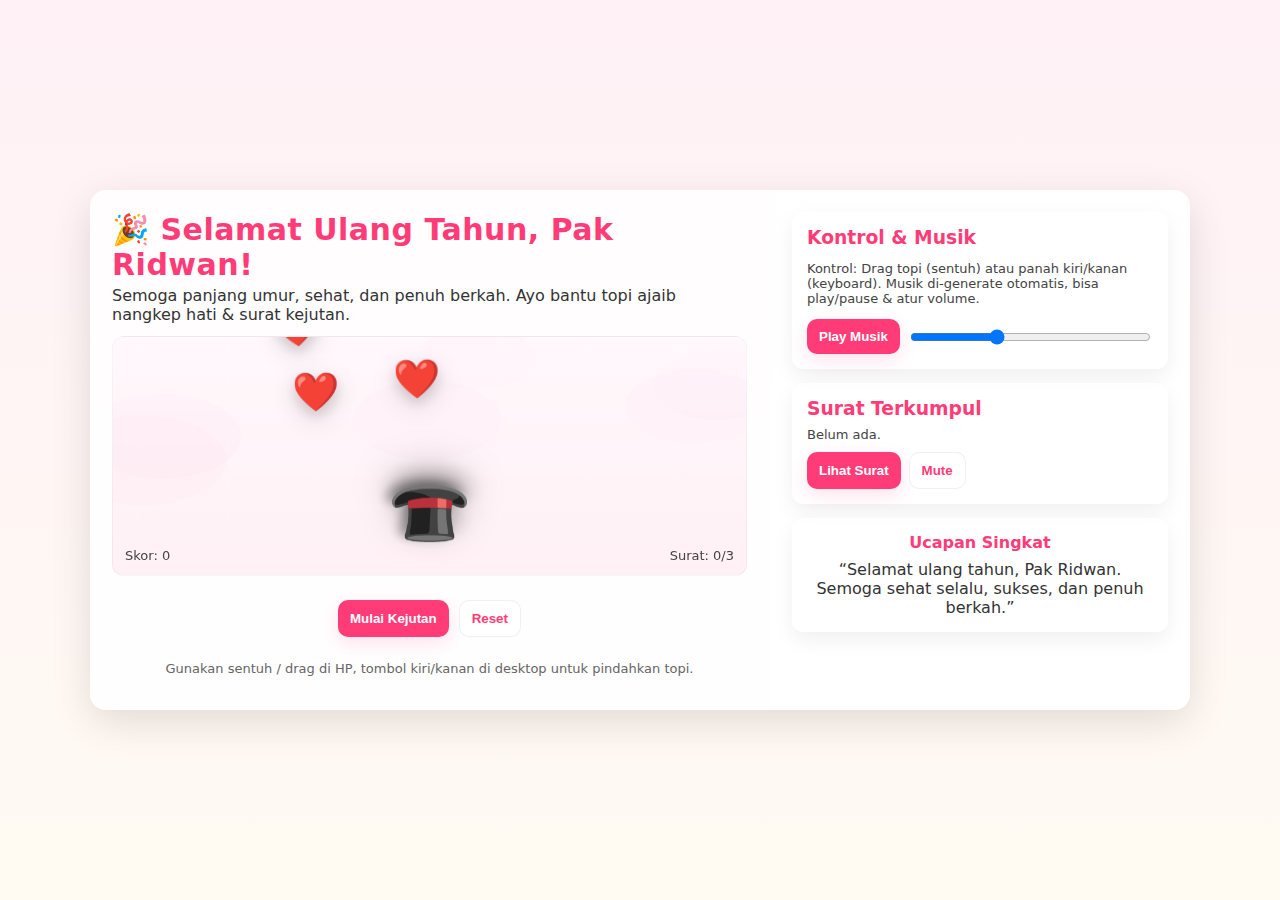
<file: index.html>
<!DOCTYPE html>
<html lang="id">
<head>
<meta charset="utf-8" />
<meta name="viewport" content="width=device-width,initial-scale=1" />
<title>Selamat Ulang Tahun Pak Ridwan 🎉</title>
<style>
  :root{
    --accent:#ff3c78;
    --accent-2:#ff9bb3;
    --bg1:#fff1f6;
    --bg2:#fffaf2;
    --card:#ffffffcc;
    --glass: rgba(255,255,255,0.6);
  }
  *{box-sizing:border-box}
  html,body{height:100%;margin:0;font-family:Inter, system-ui, -apple-system, "Segoe UI", Roboto, "Helvetica Neue", Arial;}
  body{
    background: linear-gradient(180deg,var(--bg1),var(--bg2));
    display:flex;
    align-items:center;
    justify-content:center;
    padding:20px;
    -webkit-font-smoothing:antialiased;
    -moz-osx-font-smoothing:grayscale;
  }

  /* layout container */
  .wrapper{
    width:100%;
    max-width:1100px;
    background: linear-gradient(180deg, rgba(255,255,255,0.85), rgba(255,255,255,0.92));
    box-shadow: 0 12px 40px rgba(0,0,0,0.12);
    border-radius:16px;
    overflow:hidden;
    display:grid;
    grid-template-columns: 1fr 420px;
    gap:1px;
  }

  /* mobile: single column */
  @media (max-width:880px){
    .wrapper{grid-template-columns:1fr;max-height:100vh; height:100%;}
    .side{height:320px}
  }

  /* left: game + header */
  .main{
    padding:22px;
    position:relative;
    min-height:520px;
    display:flex;
    flex-direction:column;
    align-items:center;
    justify-content:flex-start;
    gap:12px;
  }

  header h1{
    margin:0;
    color:var(--accent);
    font-size:clamp(20px,3.5vw,30px);
    letter-spacing:0.5px;
  }
  header p{
    margin:4px 0 0 0;
    color:#333;
    font-size:clamp(13px,1.8vw,16px);
  }

  /* canvas / area game */
  .stage{
    width:100%;
    flex:1 1 auto;
    position:relative;
    overflow:hidden;
    border-radius:12px;
    background: linear-gradient(180deg,#fff,#ffeef6);
    border: 1px solid rgba(0,0,0,0.04);
    display:flex;
    align-items:flex-end;
    justify-content:center;
  }

  canvas#bgCanvas{ position:absolute; inset:0; z-index:0; display:block; width:100%; height:100%; }
  .hud{
    z-index:8;
    position:relative;
    width:100%;
    padding:12px;
    display:flex;
    align-items:center;
    justify-content:space-between;
  }

  /* hat (emoji) */
  #hat{
    position:absolute;
    bottom:4%;
    left:50%;
    transform: translateX(-50%) rotateX(-25deg) rotateY(180deg) scaleY(-1) translateZ(0px);
    width:86px;
    height:100px;
    font-size:68px;
    line-height:1;
    text-align:center;
    cursor:grab;
    transition: transform 0.08s ease, left 0.08s ease;
    z-index:10;
    user-select:none;
    -webkit-user-select:none;
    text-shadow:5px 5px 12px rgba(0,0,0,0.35), -3px -3px 6px rgba(255,255,255,0.3), 0 12px 22px rgba(0,0,0,0.28);
    filter: drop-shadow(0 12px 18px rgba(0,0,0,0.25));
    touch-action:none;
    display:flex;
    align-items:center;
    justify-content:center;
  }

  #hat.blink{ animation:hatBlink 360ms ease-in-out; }
  @keyframes hatBlink{
    0%,100%{ transform: translateX(-50%) rotateX(-25deg) rotateY(180deg) scaleY(-1) translateZ(0px) scale(1); filter:drop-shadow(0 12px 18px rgba(0,0,0,0.25)); }
    50% { transform: translateX(-50%) rotateX(-25deg) rotateY(180deg) scaleY(-1) translateZ(10px) scale(1.08); filter: drop-shadow(0 0 28px rgba(255,200,50,0.5)); text-shadow:0 0 20px rgba(255,240,200,0.9); }
  }

  /* falling objects container */
  .objects{ position:absolute; inset:0; pointer-events:none; z-index:6; }

  .fall{
    position:absolute;
    font-size:36px;
    pointer-events:none;
    transform-origin:center;
    transition: all 240ms ease;
    will-change: transform, opacity, top, left;
    text-shadow:0 6px 14px rgba(0,0,0,0.12);
  }

  .letter{
    width:48px;height:36px;border-radius:8px;display:flex;align-items:center;justify-content:center;
    background: linear-gradient(180deg,#fff7d9,#fff0b8); border:2px solid #ffd96a;
    font-weight:700;
    font-family: "Courier New", monospace;
  }

  .heart{ font-size:38px; filter: drop-shadow(0 8px 12px rgba(0,0,0,0.14)); }

  /* right side card */
  .side{
    padding:22px;
    background: linear-gradient(180deg,var(--card), rgba(255,255,255,0.9));
    display:flex;
    flex-direction:column;
    gap:14px;
    align-items:stretch;
    justify-content:flex-start;
  }
  .card{
    background:var(--glass);
    border-radius:12px;
    padding:14px;
    box-shadow: 0 8px 20px rgba(0,0,0,0.06);
    border:1px solid rgba(255,255,255,0.6);
  }

  .score{ font-size:14px; color:#333; }
  .controls{ display:flex; gap:10px; align-items:center; justify-content:space-between; flex-wrap:wrap; }
  .btn{
    background:var(--accent);
    color:white; border:none; padding:10px 12px; border-radius:10px; cursor:pointer; font-weight:600;
    box-shadow: 0 6px 18px rgba(255,60,120,0.14);
  }
  .btn.secondary{ background:#fff; color:var(--accent); border:1px solid rgba(0,0,0,0.06); box-shadow:none; }

  .small{ font-size:13px; color:#444; }

  /* modal letters */
  .modal{
    position:fixed; inset:0; background:rgba(0,0,0,0.5); display:none; align-items:center; justify-content:center; z-index:40;
  }
  .modal.show{ display:flex; }
  .modal .inner{ width:calc(100% - 40px); max-width:520px; background:#fff; padding:18px; border-radius:12px; }
  .modal h3{ margin:0 0 8px 0; color:var(--accent); }
  .letter-item{ background:#fafafa; border-left:4px solid #ffd56a; padding:10px; margin:8px 0; border-radius:8px; }

  footer{ text-align:center; padding:12px; font-size:13px; color:#666; }

  /* subtle responsive tweaks */
  @media (max-width:520px){
    .side{ padding:12px; display:none; } /* hide right panel for small phones to maximize area */
    .main{ padding:12px; }
    .wrapper{ border-radius:10px; }
    #hat{ font-size:56px; width:76px; height:90px; bottom:6%; }
  }
</style>
</head>
<body>

<div class="wrapper" role="application" aria-label="Selamat Ulang Tahun Pak Ridwan">
  <div class="main">
    <header>
      <h1>🎉 Selamat Ulang Tahun, Pak Ridwan!</h1>
      <p>Semoga panjang umur, sehat, dan penuh berkah. Ayo bantu topi ajaib nangkep hati & surat kejutan.</p>
    </header>

    <div class="stage" id="stage" aria-hidden="false">
      <canvas id="bgCanvas"></canvas>

      <div class="hud">
        <div class="score small">Skor: <span id="score">0</span></div>
        <div class="small">Surat: <span id="letterCount">0</span>/3</div>
      </div>

      <div id="hat" role="button" aria-label="Topi ajaib" tabindex="0">🎩</div>
      <div class="objects" id="objects" aria-hidden="true"></div>
    </div>

    <div style="width:100%;display:flex;gap:10px;justify-content:center;margin-top:12px;">
      <button class="btn" id="startBtn">Mulai Kejutan</button>
      <button class="btn secondary" id="resetBtn">Reset</button>
    </div>

    <footer>Gunakan sentuh / drag di HP, tombol kiri/kanan di desktop untuk pindahkan topi.</footer>
  </div>

  <aside class="side">
    <div class="card">
      <h3 style="margin:0;color:var(--accent)">Kontrol & Musik</h3>
      <p class="small">Kontrol: Drag topi (sentuh) atau panah kiri/kanan (keyboard). Musik di-generate otomatis, bisa play/pause & atur volume.</p>
      <div style="display:flex;gap:8px;margin-top:10px;align-items:center;">
        <button class="btn" id="musicToggle">Play Musik</button>
        <input type="range" id="vol" min="0" max="1" step="0.01" value="0.35" style="flex:1">
      </div>
    </div>

    <div class="card">
      <h3 style="margin:0;color:var(--accent)">Surat Terkumpul</h3>
      <div id="collectedList" style="margin-top:8px;">
        <div class="small">Belum ada.</div>
      </div>
      <div style="margin-top:10px;display:flex;gap:8px;">
        <button class="btn" id="viewLetters">Lihat Surat</button>
        <button class="btn secondary" id="muteAll">Mute</button>
      </div>
    </div>

    <div class="card" style="text-align:center">
      <div style="font-weight:700;color:var(--accent)">Ucapan Singkat</div>
      <div style="margin-top:8px;color:#333">“Selamat ulang tahun, Pak Ridwan. Semoga sehat selalu, sukses, dan penuh berkah.”</div>
    </div>
  </aside>
</div>

<!-- modal -->
<div class="modal" id="letterModal" role="dialog" aria-modal="true" aria-hidden="true">
  <div class="inner">
    <h3>Surat yang terkumpul</h3>
    <div id="modalLetters"></div>
    <div style="display:flex;justify-content:flex-end;margin-top:12px;">
      <button class="btn secondary" id="closeModal">Tutup</button>
    </div>
  </div>
</div>

<script>
/* ------------- basic responsive background canvas ------------- */
const bgCanvas = document.getElementById('bgCanvas');
const bgCtx = bgCanvas.getContext('2d');
function fitBg(){
  bgCanvas.width = Math.max(document.getElementById('stage').clientWidth, window.innerWidth);
  bgCanvas.height = Math.max(document.getElementById('stage').clientHeight, window.innerHeight * 0.6);
}
window.addEventListener('resize', fitBg);
fitBg();

/* nice moving clouds/hearts background */
let bgTime = 0;
function drawBg(t){
  bgTime = t*0.001;
  bgCtx.clearRect(0,0,bgCanvas.width,bgCanvas.height);
  // gradient
  const g = bgCtx.createLinearGradient(0,0,0,bgCanvas.height);
  g.addColorStop(0,'#fff8fc');
  g.addColorStop(1,'#fff1f6');
  bgCtx.fillStyle = g;
  bgCtx.fillRect(0,0,bgCanvas.width,bgCanvas.height);
  // moving soft circles
  for(let i=0;i<6;i++){
    const x = (Math.sin(bgTime*0.2 + i)*0.5 + 0.5) * bgCanvas.width;
    const y = ((i*73)%bgCanvas.height) * 0.7 + 40;
    const r = 120 + (i*10);
    bgCtx.beginPath();
    bgCtx.fillStyle = `rgba(255,200,230,${0.03 + i*0.01})`;
    bgCtx.ellipse(x, y + Math.sin(bgTime*0.5 + i)*20, r, r*0.6, 0, 0, Math.PI*2);
    bgCtx.fill();
  }
  requestAnimationFrame(drawBg);
}
requestAnimationFrame(drawBg);

/* ------------- game / falling objects logic ------------- */
const objectsContainer = document.getElementById('objects');
const hat = document.getElementById('hat');
const scoreEl = document.getElementById('score');
const letterCountEl = document.getElementById('letterCount');
const collectedList = document.getElementById('collectedList');
const modal = document.getElementById('letterModal');
const modalLetters = document.getElementById('modalLetters');
const viewLettersBtn = document.getElementById('viewLetters');
const closeModal = document.getElementById('closeModal');

let score = 0;
let collected = [];
const totalLetters = 3;
const lettersContent = [
  "Surat ke-1: Selamat Ulang Tahun Ayah, semoga sehat selalu dan panjang umur",
  "Surat ke-2: Tetaplah Bahagia Untuk Keluarga dan Terimakasih atas semua kerja keras kamu sebagai seorang ayah di keluarga ini",
  "Surat ke-3: Walau Dunia Ini Berat, tapi selama kita bersama, semua akan terasa lebih ringan"
];

function updateHUD(){
  scoreEl.textContent = score;
  letterCountEl.textContent = collected.length;
  // update list
  collectedList.innerHTML = '';
  if(collected.length === 0){
    collectedList.innerHTML = '<div class="small">Belum ada.</div>';
  } else {
    collected.forEach(i=>{
      const d = document.createElement('div');
      d.className = 'letter-item';
      d.textContent = `Surat ke-${i+1}: ${lettersContent[i].slice(0,50)}${lettersContent[i].length>50?'...':''}`;
      collectedList.appendChild(d);
    });
  }
}

/* create falling element DOM */
function spawn(type){
  const el = document.createElement('div');
  el.className = 'fall ' + (type === 'heart' ? 'heart' : 'letter');
  el.style.left = (6 + Math.random()*88) + '%';
  el.style.top = '-60px';
  el.style.opacity = '1';
  if(type === 'letter'){
    el.classList.add('letter');
    el.textContent = (collected.length < totalLetters) ? `✉${collected.length+1}` : '✉';
    el.style.fontSize = '22px';
    el.style.width = '48px';
    el.style.height = '36px';
  } else {
    el.textContent = '❤️';
  }
  objectsContainer.appendChild(el);

  const speed = 1.2 + Math.random()*2.2;
  const rotate = (Math.random()*40-20);
  const leftPx = () => (el.offsetLeft + el.offsetWidth/2);
  // animate via requestAnimationFrame
  let last = performance.now();
  function step(now){
    const dt = (now - last) / 16.666; // approx frames
    last = now;
    const curTop = parseFloat(el.style.top);
    el.style.top = (curTop + speed*dt) + 'px';
    el.style.transform = `rotate(${rotate * (now*0.0004)}deg)`;
    // remove if out
    const stageRect = document.getElementById('stage').getBoundingClientRect();
    const elRect = el.getBoundingClientRect();
    if(elRect.top > stageRect.bottom + 80){
      el.remove();
      return;
    }
    // check collision with hat
    const hatRect = hat.getBoundingClientRect();
    if(elRect.bottom >= hatRect.top && elRect.top <= hatRect.bottom &&
       elRect.right >= hatRect.left && elRect.left <= hatRect.right){
      // caught
      caught(el, type);
      return;
    }
    requestAnimationFrame(step);
  }
  requestAnimationFrame(step);
}

/* caught behavior */
function caught(el, type){
  // animate into hat: shrink/move-to-hat center
  const hatRect = hat.getBoundingClientRect();
  const elRect = el.getBoundingClientRect();
  const dx = (hatRect.left + hatRect.width/2) - (elRect.left + elRect.width/2);
  const dy = (hatRect.top + hatRect.height/2) - (elRect.top + elRect.height/2);
  el.style.transition = 'transform 480ms ease, top 480ms ease, left 480ms ease, opacity 480ms ease';
  el.style.transform = `translate(${dx}px, ${dy}px) scale(0.2)`;
  el.style.opacity = '0';
  hat.classList.add('blink');
  setTimeout(()=> hat.classList.remove('blink'), 420);

  setTimeout(()=>{
    try{ el.remove(); }catch(e){}
    if(type === 'heart'){ score += 10; }
    else {
      // add letter if available
      const nextIndex = collected.length;
      if(nextIndex < totalLetters){
        collected.push(nextIndex);
      } else {
        score += 5; // extra letters -> points
      }
    }
    updateHUD();
    // win condition
    if(collected.length === totalLetters){
      // show congrats toast modal
      setTimeout(()=> {
        showCongrats();
      }, 400);
      stopSpawning();
    }
  }, 500);
}

/* spawn loop */
let spawnTimer = null;
function startSpawning(){
  if(spawnTimer) return;
  spawnTimer = setInterval(()=>{
    if(Math.random() < 0.7) spawn('heart');
    if(collected.length < totalLetters && Math.random() < 0.35) spawn('letter');
  }, 900);
}
function stopSpawning(){
  if(spawnTimer){ clearInterval(spawnTimer); spawnTimer = null; }
}

/* start/reset handlers */
document.getElementById('startBtn').addEventListener('click', ()=>{
  startSpawning();
  document.getElementById('startBtn').style.display = 'none';
});
document.getElementById('resetBtn').addEventListener('click', ()=>{
  score = 0; collected = []; updateHUD();
  // clear existing elements
  document.querySelectorAll('.objects .fall').forEach(n=>n.remove());
  document.getElementById('startBtn').style.display = 'inline-block';
  stopSpawning();
});

/* view letters modal */
viewLettersBtn.addEventListener('click', ()=>{
  populateModal();
  modal.classList.add('show');
  modal.setAttribute('aria-hidden','false');
});
closeModal.addEventListener('click', ()=>{
  modal.classList.remove('show');
  modal.setAttribute('aria-hidden','true');
});
function populateModal(){
  modalLetters.innerHTML = '';
  if(collected.length === 0){
    modalLetters.innerHTML = '<div class="small">Belum ada surat.</div>';
  } else {
    collected.forEach(i=>{
      const d = document.createElement('div');
      d.className = 'letter-item';
      d.innerHTML = `<strong>Surat ke-${i+1}</strong><div style="margin-top:6px">${lettersContent[i]}</div>`;
      modalLetters.appendChild(d);
    });
  }
}

/* show congrats popup (simple) */
function showCongrats(){
  alert('Selamat! Semua surat sudah terkumpul 🎉');
}

/* ------------- input: drag/touch/keyboard for hat ------------- */
const stage = document.getElementById('stage');
let dragging = false;
let dragOffsetX = 0;

function clampHatLeft(px){
  const st = stage.getBoundingClientRect();
  const h = hat.getBoundingClientRect();
  let left = px;
  const min = st.left + 10;
  const max = st.right - h.width - 10;
  left = Math.max(min, Math.min(max, left));
  hat.style.left = ((left - st.left) / st.width * 100) + '%';
}

/* mouse */
hat.addEventListener('mousedown', (ev)=>{
  dragging = true;
  hat.style.cursor = 'grabbing';
  const st = stage.getBoundingClientRect();
  dragOffsetX = ev.clientX - hat.getBoundingClientRect().left;
});
document.addEventListener('mousemove', (ev)=>{
  if(!dragging) return;
  const left = ev.clientX - dragOffsetX;
  clampHatLeft(left);
  syncHatTransformByPointer(ev.clientX, ev.clientY);
});
document.addEventListener('mouseup', ()=>{ dragging=false; hat.style.cursor='grab'; });

/* touch */
hat.addEventListener('touchstart', (ev)=>{
  ev.preventDefault();
  dragging = true;
  const t = ev.touches[0];
  const st = stage.getBoundingClientRect();
  dragOffsetX = t.clientX - hat.getBoundingClientRect().left;
});
document.addEventListener('touchmove', (ev)=>{
  if(!dragging) return;
  const t = ev.touches[0];
  const left = t.clientX - dragOffsetX;
  clampHatLeft(left);
  syncHatTransformByPointer(t.clientX, t.clientY);
});
document.addEventListener('touchend', ()=>{ dragging=false; });

/* keyboard */
document.addEventListener('keydown',(e)=>{
  const step = Math.max(28, stage.clientWidth * 0.06);
  if(e.key === 'ArrowLeft'){ // move left
    const curLeft = hat.getBoundingClientRect().left;
    clampHatLeft(curLeft - step);
  } else if(e.key === 'ArrowRight'){
    const curLeft = hat.getBoundingClientRect().left;
    clampHatLeft(curLeft + step);
  }
});

/* sync transform (flip/rotation) for inverted hat */
function syncHatTransformByPointer(clientX, clientY){
  const st = stage.getBoundingClientRect();
  const mousePercentX = (clientX - st.left)/st.width - 0.5;
  const mousePercentY = (clientY - st.top)/st.height - 0.5;
  const rotateY = mousePercentX * 18;
  const rotateX = -25 - (mousePercentY * 12);
  // remember hat default includes rotateY(180deg) scaleY(-1), so we add +180 to rotateY to keep visual consistent
  hat.style.transform = `translateX(-50%) rotateX(${rotateX}deg) rotateY(${rotateY + 180}deg) scaleY(-1) translateZ(0px)`;
}

/* ensure hat transform resets nicely when not interacting */
stage.addEventListener('mouseleave', ()=> {
  hat.style.transform = 'translateX(-50%) rotateX(-25deg) rotateY(180deg) scaleY(-1) translateZ(0px)';
});
stage.addEventListener('mouseenter', ()=> {
  // keep as is
});

/* ------------- misc: cleanup on visibility change ------------- */
document.addEventListener('visibilitychange', ()=>{
  if(document.hidden) stopSpawning();
});

/* ------------- initial HUD ------------- */
updateHUD();

/* ------------- music - WebAudio simple ambient melody ------------- */
let audioCtx = null;
let masterGain = null;
let audioBuffer = null;
let musicSource = null;
const musicToggle = document.getElementById('musicToggle');
const volSlider = document.getElementById('vol');
const muteBtn = document.getElementById('muteAll');
let isPlaying = false;

function setupAudio(){
  if(audioCtx) return;
  audioCtx = new (window.AudioContext || window.webkitAudioContext)();
  masterGain = audioCtx.createGain();
  masterGain.gain.value = parseFloat(volSlider.value || 0.35);
  masterGain.connect(audioCtx.destination);
}

async function loadMusic(){
  setupAudio();
  if(audioBuffer) return; // sudah pernah load
  const res = await fetch('Candlelight Wishes.mp3');
  const arrayBuffer = await res.arrayBuffer();
  audioBuffer = await audioCtx.decodeAudioData(arrayBuffer);
}

async function playMusic(){
  await loadMusic();
  if(isPlaying) return;
  isPlaying = true;
  musicSource = audioCtx.createBufferSource();
  musicSource.buffer = audioBuffer;
  musicSource.loop = true;
  musicSource.connect(masterGain);
  musicSource.start();
  musicToggle.textContent = 'Pause Musik';
}

function stopMusic(){
  if(!isPlaying || !musicSource) return;
  isPlaying = false;
  musicSource.stop();
  musicSource.disconnect();
  musicToggle.textContent = 'Play Musik';
}

/* Controls */
musicToggle.addEventListener('click', ()=>{
  setupAudio();
  if(!isPlaying){
    if(audioCtx.state === 'suspended') audioCtx.resume();
    playMusic();
  } else {
    stopMusic();
  }
});

volSlider.addEventListener('input', (e)=>{
  if(masterGain) masterGain.gain.value = parseFloat(e.target.value);
});

muteBtn.addEventListener('click', ()=>{
  if(masterGain){
    masterGain.gain.value = 0;
    volSlider.value = 0;
  }
});
  

/* ------------- utility: spawn initial gentle objects so stage doesn't empty ------------- */
let initialSpawned = 0;
function warmUp(){
  for(let i=0;i<6;i++){
    setTimeout(()=>spawn('heart'), i*240);
  }
  for(let j=0;j<2;j++){
    setTimeout(()=>spawn('letter'), 600 + j*900);
  }
}
warmUp();

/* ------------- expose for debugging in console (optional) ------------- */
window._game = { spawn, startSpawning, stopSpawning, scoreRef: ()=>score, collectedRef: ()=>collected };

</script>
</body>
</html>
</file>
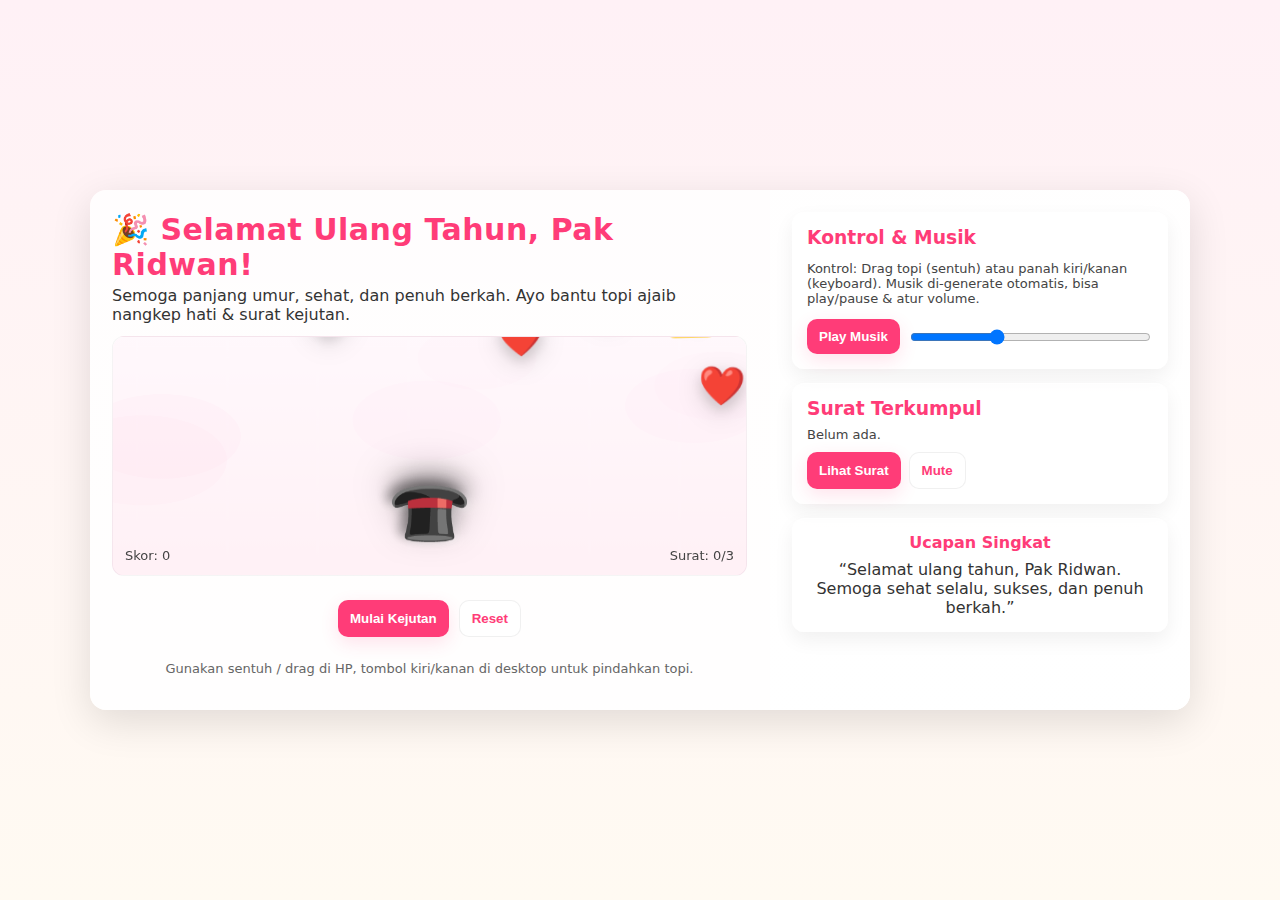
<file: game.html>
<!DOCTYPE html>
<html lang="id">
<head>
<meta charset="utf-8" />
<meta name="viewport" content="width=device-width,initial-scale=1" />
<title>Selamat Ulang Tahun Pak Ridwan 🎉</title>
<style>
  :root{
    --accent:#ff3c78;
    --accent-2:#ff9bb3;
    --bg1:#fff1f6;
    --bg2:#fffaf2;
    --card:#ffffffcc;
    --glass: rgba(255,255,255,0.6);
  }
  *{box-sizing:border-box}
  html,body{height:100%;margin:0;font-family:Inter, system-ui, -apple-system, "Segoe UI", Roboto, "Helvetica Neue", Arial;}
  body{
    background: linear-gradient(180deg,var(--bg1),var(--bg2));
    display:flex;
    align-items:center;
    justify-content:center;
    padding:20px;
    -webkit-font-smoothing:antialiased;
    -moz-osx-font-smoothing:grayscale;
  }

  /* layout container */
  .wrapper{
    width:100%;
    max-width:1100px;
    background: linear-gradient(180deg, rgba(255,255,255,0.85), rgba(255,255,255,0.92));
    box-shadow: 0 12px 40px rgba(0,0,0,0.12);
    border-radius:16px;
    overflow:hidden;
    display:grid;
    grid-template-columns: 1fr 420px;
    gap:1px;
  }

  /* mobile: single column */
  @media (max-width:880px){
    .wrapper{grid-template-columns:1fr;max-height:100vh; height:100%;}
    .side{height:320px}
  }

  /* left: game + header */
  .main{
    padding:22px;
    position:relative;
    min-height:520px;
    display:flex;
    flex-direction:column;
    align-items:center;
    justify-content:flex-start;
    gap:12px;
  }

  header h1{
    margin:0;
    color:var(--accent);
    font-size:clamp(20px,3.5vw,30px);
    letter-spacing:0.5px;
  }
  header p{
    margin:4px 0 0 0;
    color:#333;
    font-size:clamp(13px,1.8vw,16px);
  }

  /* canvas / area game */
  .stage{
    width:100%;
    flex:1 1 auto;
    position:relative;
    overflow:hidden;
    border-radius:12px;
    background: linear-gradient(180deg,#fff,#ffeef6);
    border: 1px solid rgba(0,0,0,0.04);
    display:flex;
    align-items:flex-end;
    justify-content:center;
  }

  canvas#bgCanvas{ position:absolute; inset:0; z-index:0; display:block; width:100%; height:100%; }
  .hud{
    z-index:8;
    position:relative;
    width:100%;
    padding:12px;
    display:flex;
    align-items:center;
    justify-content:space-between;
  }

  /* hat (emoji) */
  #hat{
    position:absolute;
    bottom:4%;
    left:50%;
    transform: translateX(-50%) rotateX(-25deg) rotateY(180deg) scaleY(-1) translateZ(0px);
    width:86px;
    height:100px;
    font-size:68px;
    line-height:1;
    text-align:center;
    cursor:grab;
    transition: transform 0.08s ease, left 0.08s ease;
    z-index:10;
    user-select:none;
    -webkit-user-select:none;
    text-shadow:5px 5px 12px rgba(0,0,0,0.35), -3px -3px 6px rgba(255,255,255,0.3), 0 12px 22px rgba(0,0,0,0.28);
    filter: drop-shadow(0 12px 18px rgba(0,0,0,0.25));
    touch-action:none;
    display:flex;
    align-items:center;
    justify-content:center;
  }

  #hat.blink{ animation:hatBlink 360ms ease-in-out; }
  @keyframes hatBlink{
    0%,100%{ transform: translateX(-50%) rotateX(-25deg) rotateY(180deg) scaleY(-1) translateZ(0px) scale(1); filter:drop-shadow(0 12px 18px rgba(0,0,0,0.25)); }
    50% { transform: translateX(-50%) rotateX(-25deg) rotateY(180deg) scaleY(-1) translateZ(10px) scale(1.08); filter: drop-shadow(0 0 28px rgba(255,200,50,0.5)); text-shadow:0 0 20px rgba(255,240,200,0.9); }
  }

  /* falling objects container */
  .objects{ position:absolute; inset:0; pointer-events:none; z-index:6; }

  .fall{
    position:absolute;
    font-size:36px;
    pointer-events:none;
    transform-origin:center;
    transition: all 240ms ease;
    will-change: transform, opacity, top, left;
    text-shadow:0 6px 14px rgba(0,0,0,0.12);
  }

  .letter{
    width:48px;height:36px;border-radius:8px;display:flex;align-items:center;justify-content:center;
    background: linear-gradient(180deg,#fff7d9,#fff0b8); border:2px solid #ffd96a;
    font-weight:700;
    font-family: "Courier New", monospace;
  }

  .heart{ font-size:38px; filter: drop-shadow(0 8px 12px rgba(0,0,0,0.14)); }

  /* right side card */
  .side{
    padding:22px;
    background: linear-gradient(180deg,var(--card), rgba(255,255,255,0.9));
    display:flex;
    flex-direction:column;
    gap:14px;
    align-items:stretch;
    justify-content:flex-start;
  }
  .card{
    background:var(--glass);
    border-radius:12px;
    padding:14px;
    box-shadow: 0 8px 20px rgba(0,0,0,0.06);
    border:1px solid rgba(255,255,255,0.6);
  }

  .score{ font-size:14px; color:#333; }
  .controls{ display:flex; gap:10px; align-items:center; justify-content:space-between; flex-wrap:wrap; }
  .btn{
    background:var(--accent);
    color:white; border:none; padding:10px 12px; border-radius:10px; cursor:pointer; font-weight:600;
    box-shadow: 0 6px 18px rgba(255,60,120,0.14);
  }
  .btn.secondary{ background:#fff; color:var(--accent); border:1px solid rgba(0,0,0,0.06); box-shadow:none; }

  .small{ font-size:13px; color:#444; }

  /* modal letters */
  .modal{
    position:fixed; inset:0; background:rgba(0,0,0,0.5); display:none; align-items:center; justify-content:center; z-index:40;
  }
  .modal.show{ display:flex; }
  .modal .inner{ width:calc(100% - 40px); max-width:520px; background:#fff; padding:18px; border-radius:12px; }
  .modal h3{ margin:0 0 8px 0; color:var(--accent); }
  .letter-item{ background:#fafafa; border-left:4px solid #ffd56a; padding:10px; margin:8px 0; border-radius:8px; }

  footer{ text-align:center; padding:12px; font-size:13px; color:#666; }

  /* subtle responsive tweaks */
  @media (max-width:520px){
    .side{ padding:12px; display:none; } /* hide right panel for small phones to maximize area */
    .main{ padding:12px; }
    .wrapper{ border-radius:10px; }
    #hat{ font-size:56px; width:76px; height:90px; bottom:6%; }
  }
</style>
</head>
<body>

<div class="wrapper" role="application" aria-label="Selamat Ulang Tahun Pak Ridwan">
  <div class="main">
    <header>
      <h1>🎉 Selamat Ulang Tahun, Pak Ridwan!</h1>
      <p>Semoga panjang umur, sehat, dan penuh berkah. Ayo bantu topi ajaib nangkep hati & surat kejutan.</p>
    </header>

    <div class="stage" id="stage" aria-hidden="false">
      <canvas id="bgCanvas"></canvas>

      <div class="hud">
        <div class="score small">Skor: <span id="score">0</span></div>
        <div class="small">Surat: <span id="letterCount">0</span>/3</div>
      </div>

      <div id="hat" role="button" aria-label="Topi ajaib" tabindex="0">🎩</div>
      <div class="objects" id="objects" aria-hidden="true"></div>
    </div>

    <div style="width:100%;display:flex;gap:10px;justify-content:center;margin-top:12px;">
      <button class="btn" id="startBtn">Mulai Kejutan</button>
      <button class="btn secondary" id="resetBtn">Reset</button>
    </div>

    <footer>Gunakan sentuh / drag di HP, tombol kiri/kanan di desktop untuk pindahkan topi.</footer>
  </div>

  <aside class="side">
    <div class="card">
      <h3 style="margin:0;color:var(--accent)">Kontrol & Musik</h3>
      <p class="small">Kontrol: Drag topi (sentuh) atau panah kiri/kanan (keyboard). Musik di-generate otomatis, bisa play/pause & atur volume.</p>
      <div style="display:flex;gap:8px;margin-top:10px;align-items:center;">
        <button class="btn" id="musicToggle">Play Musik</button>
        <input type="range" id="vol" min="0" max="1" step="0.01" value="0.35" style="flex:1">
      </div>
    </div>

    <div class="card">
      <h3 style="margin:0;color:var(--accent)">Surat Terkumpul</h3>
      <div id="collectedList" style="margin-top:8px;">
        <div class="small">Belum ada.</div>
      </div>
      <div style="margin-top:10px;display:flex;gap:8px;">
        <button class="btn" id="viewLetters">Lihat Surat</button>
        <button class="btn secondary" id="muteAll">Mute</button>
      </div>
    </div>

    <div class="card" style="text-align:center">
      <div style="font-weight:700;color:var(--accent)">Ucapan Singkat</div>
      <div style="margin-top:8px;color:#333">“Selamat ulang tahun, Pak Ridwan. Semoga sehat selalu, sukses, dan penuh berkah.”</div>
    </div>
  </aside>
</div>

<!-- modal -->
<div class="modal" id="letterModal" role="dialog" aria-modal="true" aria-hidden="true">
  <div class="inner">
    <h3>Surat yang terkumpul</h3>
    <div id="modalLetters"></div>
    <div style="display:flex;justify-content:flex-end;margin-top:12px;">
      <button class="btn secondary" id="closeModal">Tutup</button>
    </div>
  </div>
</div>

<script>
/* ------------- basic responsive background canvas ------------- */
const bgCanvas = document.getElementById('bgCanvas');
const bgCtx = bgCanvas.getContext('2d');
function fitBg(){
  bgCanvas.width = Math.max(document.getElementById('stage').clientWidth, window.innerWidth);
  bgCanvas.height = Math.max(document.getElementById('stage').clientHeight, window.innerHeight * 0.6);
}
window.addEventListener('resize', fitBg);
fitBg();

/* nice moving clouds/hearts background */
let bgTime = 0;
function drawBg(t){
  bgTime = t*0.001;
  bgCtx.clearRect(0,0,bgCanvas.width,bgCanvas.height);
  // gradient
  const g = bgCtx.createLinearGradient(0,0,0,bgCanvas.height);
  g.addColorStop(0,'#fff8fc');
  g.addColorStop(1,'#fff1f6');
  bgCtx.fillStyle = g;
  bgCtx.fillRect(0,0,bgCanvas.width,bgCanvas.height);
  // moving soft circles
  for(let i=0;i<6;i++){
    const x = (Math.sin(bgTime*0.2 + i)*0.5 + 0.5) * bgCanvas.width;
    const y = ((i*73)%bgCanvas.height) * 0.7 + 40;
    const r = 120 + (i*10);
    bgCtx.beginPath();
    bgCtx.fillStyle = `rgba(255,200,230,${0.03 + i*0.01})`;
    bgCtx.ellipse(x, y + Math.sin(bgTime*0.5 + i)*20, r, r*0.6, 0, 0, Math.PI*2);
    bgCtx.fill();
  }
  requestAnimationFrame(drawBg);
}
requestAnimationFrame(drawBg);

/* ------------- game / falling objects logic ------------- */
const objectsContainer = document.getElementById('objects');
const hat = document.getElementById('hat');
const scoreEl = document.getElementById('score');
const letterCountEl = document.getElementById('letterCount');
const collectedList = document.getElementById('collectedList');
const modal = document.getElementById('letterModal');
const modalLetters = document.getElementById('modalLetters');
const viewLettersBtn = document.getElementById('viewLetters');
const closeModal = document.getElementById('closeModal');

let score = 0;
let collected = [];
const totalLetters = 3;
const lettersContent = [
  "Surat ke-1: Selamat datang di kejutan ini! Semoga hari ini penuh suka cita.",
  "Surat ke-2: Terus semangat dan sehat selalu, Pak Ridwan.",
  "Surat ke-3: Doa kami menyertaimu. Selamat ulang tahun!"
];

function updateHUD(){
  scoreEl.textContent = score;
  letterCountEl.textContent = collected.length;
  // update list
  collectedList.innerHTML = '';
  if(collected.length === 0){
    collectedList.innerHTML = '<div class="small">Belum ada.</div>';
  } else {
    collected.forEach(i=>{
      const d = document.createElement('div');
      d.className = 'letter-item';
      d.textContent = `Surat ke-${i+1}: ${lettersContent[i].slice(0,50)}${lettersContent[i].length>50?'...':''}`;
      collectedList.appendChild(d);
    });
  }
}

/* create falling element DOM */
function spawn(type){
  const el = document.createElement('div');
  el.className = 'fall ' + (type === 'heart' ? 'heart' : 'letter');
  el.style.left = (6 + Math.random()*88) + '%';
  el.style.top = '-60px';
  el.style.opacity = '1';
  if(type === 'letter'){
    el.classList.add('letter');
    el.textContent = (collected.length < totalLetters) ? `✉${collected.length+1}` : '✉';
    el.style.fontSize = '22px';
    el.style.width = '48px';
    el.style.height = '36px';
  } else {
    el.textContent = '❤️';
  }
  objectsContainer.appendChild(el);

  const speed = 1.2 + Math.random()*2.2;
  const rotate = (Math.random()*40-20);
  const leftPx = () => (el.offsetLeft + el.offsetWidth/2);
  // animate via requestAnimationFrame
  let last = performance.now();
  function step(now){
    const dt = (now - last) / 16.666; // approx frames
    last = now;
    const curTop = parseFloat(el.style.top);
    el.style.top = (curTop + speed*dt) + 'px';
    el.style.transform = `rotate(${rotate * (now*0.0004)}deg)`;
    // remove if out
    const stageRect = document.getElementById('stage').getBoundingClientRect();
    const elRect = el.getBoundingClientRect();
    if(elRect.top > stageRect.bottom + 80){
      el.remove();
      return;
    }
    // check collision with hat
    const hatRect = hat.getBoundingClientRect();
    if(elRect.bottom >= hatRect.top && elRect.top <= hatRect.bottom &&
       elRect.right >= hatRect.left && elRect.left <= hatRect.right){
      // caught
      caught(el, type);
      return;
    }
    requestAnimationFrame(step);
  }
  requestAnimationFrame(step);
}

/* caught behavior */
function caught(el, type){
  // animate into hat: shrink/move-to-hat center
  const hatRect = hat.getBoundingClientRect();
  const elRect = el.getBoundingClientRect();
  const dx = (hatRect.left + hatRect.width/2) - (elRect.left + elRect.width/2);
  const dy = (hatRect.top + hatRect.height/2) - (elRect.top + elRect.height/2);
  el.style.transition = 'transform 480ms ease, top 480ms ease, left 480ms ease, opacity 480ms ease';
  el.style.transform = `translate(${dx}px, ${dy}px) scale(0.2)`;
  el.style.opacity = '0';
  hat.classList.add('blink');
  setTimeout(()=> hat.classList.remove('blink'), 420);

  setTimeout(()=>{
    try{ el.remove(); }catch(e){}
    if(type === 'heart'){ score += 10; }
    else {
      // add letter if available
      const nextIndex = collected.length;
      if(nextIndex < totalLetters){
        collected.push(nextIndex);
      } else {
        score += 5; // extra letters -> points
      }
    }
    updateHUD();
    // win condition
    if(collected.length === totalLetters){
      // show congrats toast modal
      setTimeout(()=> {
        showCongrats();
      }, 400);
      stopSpawning();
    }
  }, 500);
}

/* spawn loop */
let spawnTimer = null;
function startSpawning(){
  if(spawnTimer) return;
  spawnTimer = setInterval(()=>{
    if(Math.random() < 0.7) spawn('heart');
    if(collected.length < totalLetters && Math.random() < 0.35) spawn('letter');
  }, 900);
}
function stopSpawning(){
  if(spawnTimer){ clearInterval(spawnTimer); spawnTimer = null; }
}

/* start/reset handlers */
document.getElementById('startBtn').addEventListener('click', ()=>{
  startSpawning();
  document.getElementById('startBtn').style.display = 'none';
});
document.getElementById('resetBtn').addEventListener('click', ()=>{
  score = 0; collected = []; updateHUD();
  // clear existing elements
  document.querySelectorAll('.objects .fall').forEach(n=>n.remove());
  document.getElementById('startBtn').style.display = 'inline-block';
  stopSpawning();
});

/* view letters modal */
viewLettersBtn.addEventListener('click', ()=>{
  populateModal();
  modal.classList.add('show');
  modal.setAttribute('aria-hidden','false');
});
closeModal.addEventListener('click', ()=>{
  modal.classList.remove('show');
  modal.setAttribute('aria-hidden','true');
});
function populateModal(){
  modalLetters.innerHTML = '';
  if(collected.length === 0){
    modalLetters.innerHTML = '<div class="small">Belum ada surat.</div>';
  } else {
    collected.forEach(i=>{
      const d = document.createElement('div');
      d.className = 'letter-item';
      d.innerHTML = `<strong>Surat ke-${i+1}</strong><div style="margin-top:6px">${lettersContent[i]}</div>`;
      modalLetters.appendChild(d);
    });
  }
}

/* show congrats popup (simple) */
function showCongrats(){
  alert('Selamat! Semua surat sudah terkumpul 🎉');
}

/* ------------- input: drag/touch/keyboard for hat ------------- */
const stage = document.getElementById('stage');
let dragging = false;
let dragOffsetX = 0;

function clampHatLeft(px){
  const st = stage.getBoundingClientRect();
  const h = hat.getBoundingClientRect();
  let left = px;
  const min = st.left + 10;
  const max = st.right - h.width - 10;
  left = Math.max(min, Math.min(max, left));
  hat.style.left = ((left - st.left) / st.width * 100) + '%';
}

/* mouse */
hat.addEventListener('mousedown', (ev)=>{
  dragging = true;
  hat.style.cursor = 'grabbing';
  const st = stage.getBoundingClientRect();
  dragOffsetX = ev.clientX - hat.getBoundingClientRect().left;
});
document.addEventListener('mousemove', (ev)=>{
  if(!dragging) return;
  const left = ev.clientX - dragOffsetX;
  clampHatLeft(left);
  syncHatTransformByPointer(ev.clientX, ev.clientY);
});
document.addEventListener('mouseup', ()=>{ dragging=false; hat.style.cursor='grab'; });

/* touch */
hat.addEventListener('touchstart', (ev)=>{
  ev.preventDefault();
  dragging = true;
  const t = ev.touches[0];
  const st = stage.getBoundingClientRect();
  dragOffsetX = t.clientX - hat.getBoundingClientRect().left;
});
document.addEventListener('touchmove', (ev)=>{
  if(!dragging) return;
  const t = ev.touches[0];
  const left = t.clientX - dragOffsetX;
  clampHatLeft(left);
  syncHatTransformByPointer(t.clientX, t.clientY);
});
document.addEventListener('touchend', ()=>{ dragging=false; });

/* keyboard */
document.addEventListener('keydown',(e)=>{
  const step = Math.max(28, stage.clientWidth * 0.06);
  if(e.key === 'ArrowLeft'){ // move left
    const curLeft = hat.getBoundingClientRect().left;
    clampHatLeft(curLeft - step);
  } else if(e.key === 'ArrowRight'){
    const curLeft = hat.getBoundingClientRect().left;
    clampHatLeft(curLeft + step);
  }
});

/* sync transform (flip/rotation) for inverted hat */
function syncHatTransformByPointer(clientX, clientY){
  const st = stage.getBoundingClientRect();
  const mousePercentX = (clientX - st.left)/st.width - 0.5;
  const mousePercentY = (clientY - st.top)/st.height - 0.5;
  const rotateY = mousePercentX * 18;
  const rotateX = -25 - (mousePercentY * 12);
  // remember hat default includes rotateY(180deg) scaleY(-1), so we add +180 to rotateY to keep visual consistent
  hat.style.transform = `translateX(-50%) rotateX(${rotateX}deg) rotateY(${rotateY + 180}deg) scaleY(-1) translateZ(0px)`;
}

/* ensure hat transform resets nicely when not interacting */
stage.addEventListener('mouseleave', ()=> {
  hat.style.transform = 'translateX(-50%) rotateX(-25deg) rotateY(180deg) scaleY(-1) translateZ(0px)';
});
stage.addEventListener('mouseenter', ()=> {
  // keep as is
});

/* ------------- misc: cleanup on visibility change ------------- */
document.addEventListener('visibilitychange', ()=>{
  if(document.hidden) stopSpawning();
});

/* ------------- initial HUD ------------- */
updateHUD();

/* ------------- music - WebAudio simple ambient melody ------------- */
let audioCtx = null;
let masterGain = null;
let isPlaying = false;
const musicToggle = document.getElementById('musicToggle');
const volSlider = document.getElementById('vol');
const muteBtn = document.getElementById('muteAll');

function setupAudio(){
  if(audioCtx) return;
  audioCtx = new (window.AudioContext || window.webkitAudioContext)();
  masterGain = audioCtx.createGain();
  masterGain.gain.value = parseFloat(volSlider.value || 0.35);
  masterGain.connect(audioCtx.destination);
}

/* synth pattern */
let musicNodes = [];
function playMusic(){
  setupAudio();
  if(isPlaying) return;
  isPlaying = true;
  musicToggle.textContent = 'Pause Musik';
  // create a simple arpeggio-ish pattern
  const now = audioCtx.currentTime;
  let t = now + 0.02;
  const bpm = 70;
  const beat = 60 / bpm;
  const root = 330; // E4-ish (bright)
  const scale = [0, 3, 7, 10]; // minor-ish intervals in semitones

  // schedule repeated sequence
  for(let bar=0; bar<999; bar++){
    for(let i=0;i<8;i++){
      const idx = (bar + i) % scale.length;
      const freq = root * Math.pow(2, scale[idx]/12) * (Math.random() < 0.05 ? 2 : 1);
      const osc = audioCtx.createOscillator();
      const gain = audioCtx.createGain();
      osc.type = 'sine';
      osc.frequency.value = freq;
      gain.gain.value = 0.0001;
      osc.connect(gain);
      gain.connect(masterGain);
      osc.start(t);
      // envelope
      gain.gain.linearRampToValueAtTime(0.08, t + 0.02);
      gain.gain.exponentialRampToValueAtTime(0.0001, t + beat*1.2);
      osc.stop(t + beat*1.2 + 0.02);
      musicNodes.push({osc, gain});
      t += beat * 0.75;
    }
    if(!isPlaying) break;
  }
  // gentle pad via oscillator
  const pad = audioCtx.createOscillator();
  const padGain = audioCtx.createGain();
  pad.type = 'sine';
  pad.frequency.value = root/2; // low pad
  padGain.gain.value = 0.03;
  padGain.connect(masterGain);
  pad.connect(padGain);
  pad.start();
  musicNodes.push({osc:pad, gain:padGain, isPad:true});
}

function stopMusic(){
  if(!audioCtx) return;
  isPlaying = false;
  musicToggle.textContent = 'Play Musik';
  // stop nodes
  musicNodes.forEach(n=>{
    try{ n.osc.stop(); }catch(e){}
    try{ n.gain.disconnect(); }catch(e){}
  });
  musicNodes = [];
}

/* hook up controls */
musicToggle.addEventListener('click', ()=>{
  if(!audioCtx) setupAudio();
  if(!isPlaying){
    // resume context if needed
    if(audioCtx.state === 'suspended') audioCtx.resume();
    playMusic();
  } else {
    stopMusic();
  }
});
volSlider.addEventListener('input', (e)=>{
  if(masterGain) masterGain.gain.value = parseFloat(e.target.value);
});
muteBtn.addEventListener('click', ()=>{
  if(masterGain){
    masterGain.gain.value = 0;
    volSlider.value = 0;
  }
});

/* ------------- utility: spawn initial gentle objects so stage doesn't empty ------------- */
let initialSpawned = 0;
function warmUp(){
  for(let i=0;i<6;i++){
    setTimeout(()=>spawn('heart'), i*240);
  }
  for(let j=0;j<2;j++){
    setTimeout(()=>spawn('letter'), 600 + j*900);
  }
}
warmUp();

/* ------------- expose for debugging in console (optional) ------------- */
window._game = { spawn, startSpawning, stopSpawning, scoreRef: ()=>score, collectedRef: ()=>collected };

</script>
</body>
</html>
</file>
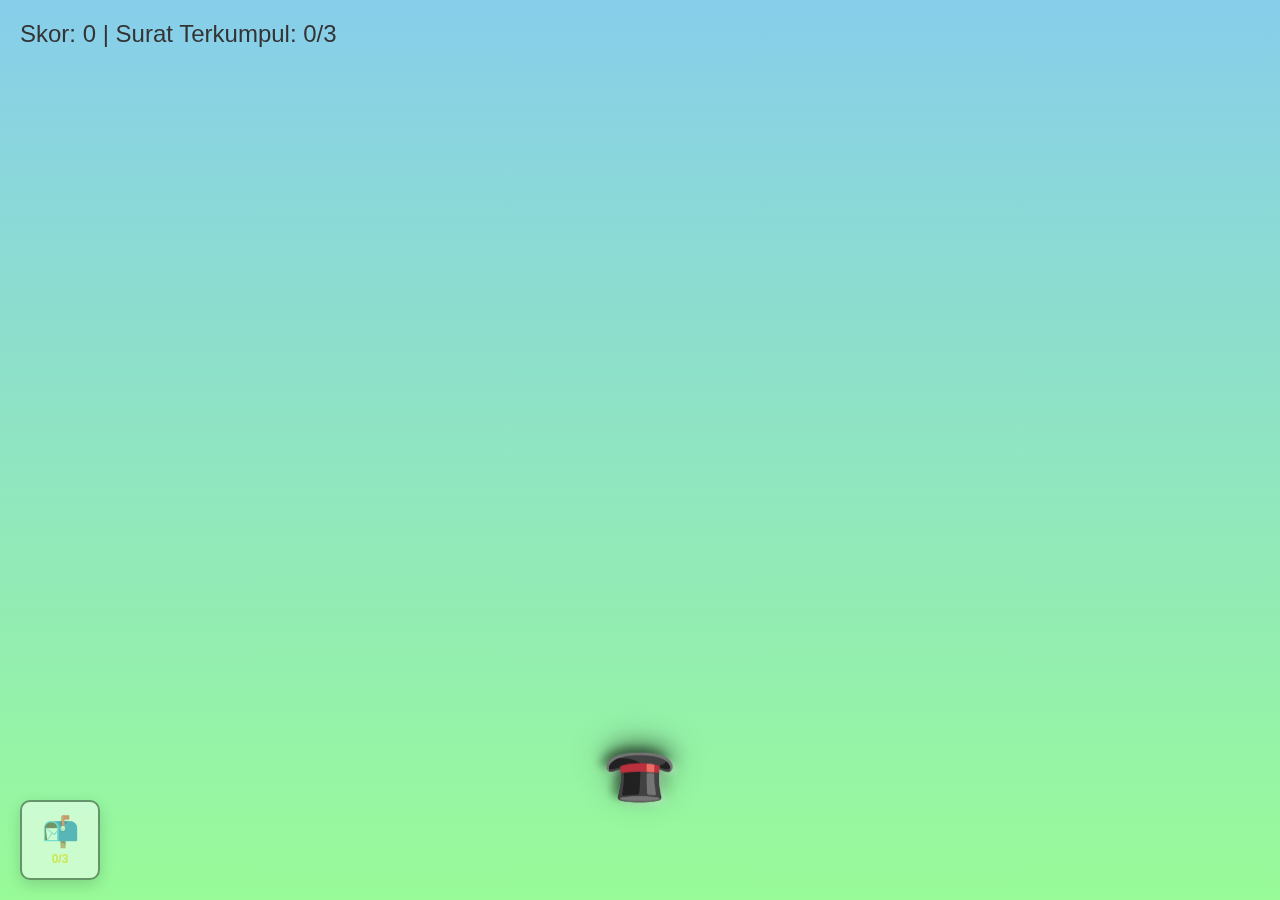
<file: game2.html>
<!DOCTYPE html>
<html lang="id">
<head>
    <meta charset="UTF-8">
    <meta name="viewport" content="width=device-width, initial-scale=1.0">
    <title>Game Ultah</title>
    <link rel="stylesheet" href="style.css">
</head>
<body>
    <div id="gameContainer">
        <div id="score">Skor: 0 | Surat Terkumpul: 0/3</div>
        <div id="hat">🎩</div>
        <div id="hearts"></div>
        <div id="letters"></div>
    </div>

    <button id="letterButton" title="Lihat Surat">
        <div class="icon">📬</div>
        <div class="progress">0/3</div>
    </button>

    <div id="letterModal">
        <div class="modal-content">
            <h2>Surat yang Terkumpul</h2>
            <div id="collectedLetters"></div>
            <button id="closeModal">Tutup</button>
        </div>
    </div>
    <script src="script.js"></script>
</body>
</html>
</file>
<file: style.css>
body {
            margin: 0;
            padding: 0;
            background: linear-gradient(to bottom, #87CEEB, #98FB98);
            font-family: Arial, sans-serif;
            overflow: hidden;
            height: 100vh;
            perspective: 1200px; /* Perspective untuk efek 3D */
        }

        #gameContainer {
            position: relative;
            width: 100vw;
            height: 100vh;
            overflow: hidden;
        }

        #hat {
            position: absolute;
            bottom: 10%;
            left: 50%;
            transform: translateX(-50%) rotateX(-25deg) rotateY(180deg) scaleY(-1) translateZ(0px);
            width: 80px;
            height: 100px;
            font-size: 60px; /* Ukuran emoji topi */
            line-height: 1;
            text-align: center;
            cursor: pointer;
            transition: transform 0.1s ease, left 0.1s ease;
            z-index: 10;
            /* Efek 3D pada emoji: shadows dan gradients untuk kedalaman */
            text-shadow: 
                5px 5px 10px rgba(0,0,0,0.4), /* Bayangan depan */
                -3px -3px 6px rgba(255,255,255,0.3), /* Highlight belakang */
                0 10px 20px rgba(0,0,0,0.3); /* Bayangan bawah */
            filter: drop-shadow(0 8px 16px rgba(0,0,0,0.3)); /* Drop shadow tambahan */
        }

        /* Efek blink/glow saat menangkap objek */
        #hat.blink {
            animation: blink 0.3s ease-in-out;
        }

        @keyframes blink {
            0%, 100% { 
                text-shadow: 
                    5px 5px 10px rgba(0,0,0,0.4),
                    -3px -3px 6px rgba(255,255,255,0.3),
                    0 10px 20px rgba(0,0,0,0.3);
                filter: drop-shadow(0 8px 16px rgba(0,0,0,0.3));
                transform: translateX(-50%) rotateX(-25deg) rotateY(180deg) scaleY(-1) translateZ(0px) scale(1);
            }
            50% { 
                text-shadow: 
                    0 0 20px rgba(255,255,255,0.8),
                    0 0 30px rgba(255,215,0,0.6),
                    5px 5px 15px rgba(0,0,0,0.5);
                filter: drop-shadow(0 0 25px rgba(255,215,0,0.5));
                transform: translateX(-50%) rotateX(-25deg) rotateY(180deg) scaleY(-1) translateZ(10px) scale(1.1);
            }
        }


        .falling-object {
            position: absolute;
            font-size: 40px;
            pointer-events: none;
            animation: fall linear infinite;
            z-index: 5;
            transition: all 0.3s ease; /* Untuk animasi masuk ke topi */
        }

        @keyframes fall {
            0% {
                top: -50px;
                transform: rotate(0deg) translateZ(0px);
            }
            100% {
                top: 100vh;
                transform: rotate(360deg) translateZ(-50px);
            }
        }

        .heart {
            color: #FF69B4;
            animation-duration: 5s;
        }

        .letter {
            color: #FFD700;
            background: rgba(255,255,0,0.2);
            padding: 5px;
            border-radius: 5px;
            font-size: 30px;
            animation-duration: 6s;
            /* Bentuk surat sederhana: seperti amplop */
            border: 2px solid #FFD700;
            width: 50px;
            height: 40px;
            display: flex;
            align-items: center;
            justify-content: center;
            font-family: 'Courier New', monospace;
            font-weight: bold;
        }

        .letter::before {
            content: '📬'; /* Emoji amplop untuk bentuk surat */
            font-size: 30px;
            position: absolute;
        }

        .letter::after {
            content: attr(data-letter-num); /* Tampilkan nomor surat di dalam */
            font-size: 20px;
            position: absolute;
            top: 50%;
            left: 50%;
            transform: translate(-50%, -50%);
            z-index: 1;
        }

        /* Efek masuk ke topi: scale down, fade out, dan translate ke posisi topi */
        .falling-object.caught {
            animation: enterHat 0.5s ease-out forwards;
            pointer-events: none;
        }

        @keyframes enterHat {
            0% {
                transform: scale(1) translateZ(0px);
                opacity: 1;
            }
            100% {
                transform: scale(0.2) translateZ(-20px) translateY(-50px); /* Scale kecil, masuk ke dalam (Z negatif), naik sedikit */
                opacity: 0;
            }
        }

        #score {
            position: absolute;
            top: 20px;
            left: 20px;
            font-size: 24px;
            color: #333;
            z-index: 20;
        }

        #letterButton {
            position: fixed;
            bottom: 20px;
            left: 20px;
            width: 80px;
            height: 80px;
            background: #FFF;
            border: 2px solid #333;
            border-radius: 10px;
            cursor: pointer;
            z-index: 15;
            box-shadow: 0 5px 15px rgba(0,0,0,0.3);
            display: flex;
            flex-direction: column;
            align-items: center;
            justify-content: center;
            font-size: 12px;
            text-align: center;
            line-height: 1.2;
            transition: opacity 0.3s;
        }

        #letterButton.disabled {
            opacity: 0.5;
            cursor: not-allowed;
        }

        #letterButton .icon {
            font-size: 30px;
            margin-bottom: 2px;
        }

        #letterButton .progress {
            font-weight: bold;
            color: #FFD700;
        }

        #letterModal {
            position: fixed;
            top: 0;
            left: 0;
            width: 100vw;
            height: 100vh;
            background: rgba(0,0,0,0.8);
            display: none;
            align-items: center;
            justify-content: center;
            z-index: 25;
        }

        #letterModal.show {
            display: flex;
        }

        .modal-content {
            background: #FFF;
            padding: 20px;
            border-radius: 10px;
            max-width: 300px;
            text-align: center;
            box-shadow: 0 10px 30px rgba(0,0,0,0.5);
        }

        .modal-content h2 {
            margin-top: 0;
        }

        .letter-item {
            margin: 10px 0;
            padding: 10px;
            background: #F0F0F0;
            border-radius: 5px;
            border-left: 4px solid #FFD700;
            text-align: left;
        }

        .letter-item h3 {
            margin: 0 0 5px 0;
            color: #333;
        }

        #closeModal {
            background: #FF69B4;
            color: #FFF;
            border: none;
            padding: 10px 20px;
            border-radius: 5px;
            cursor: pointer;
            margin-top: 10px;
        }
</file>
